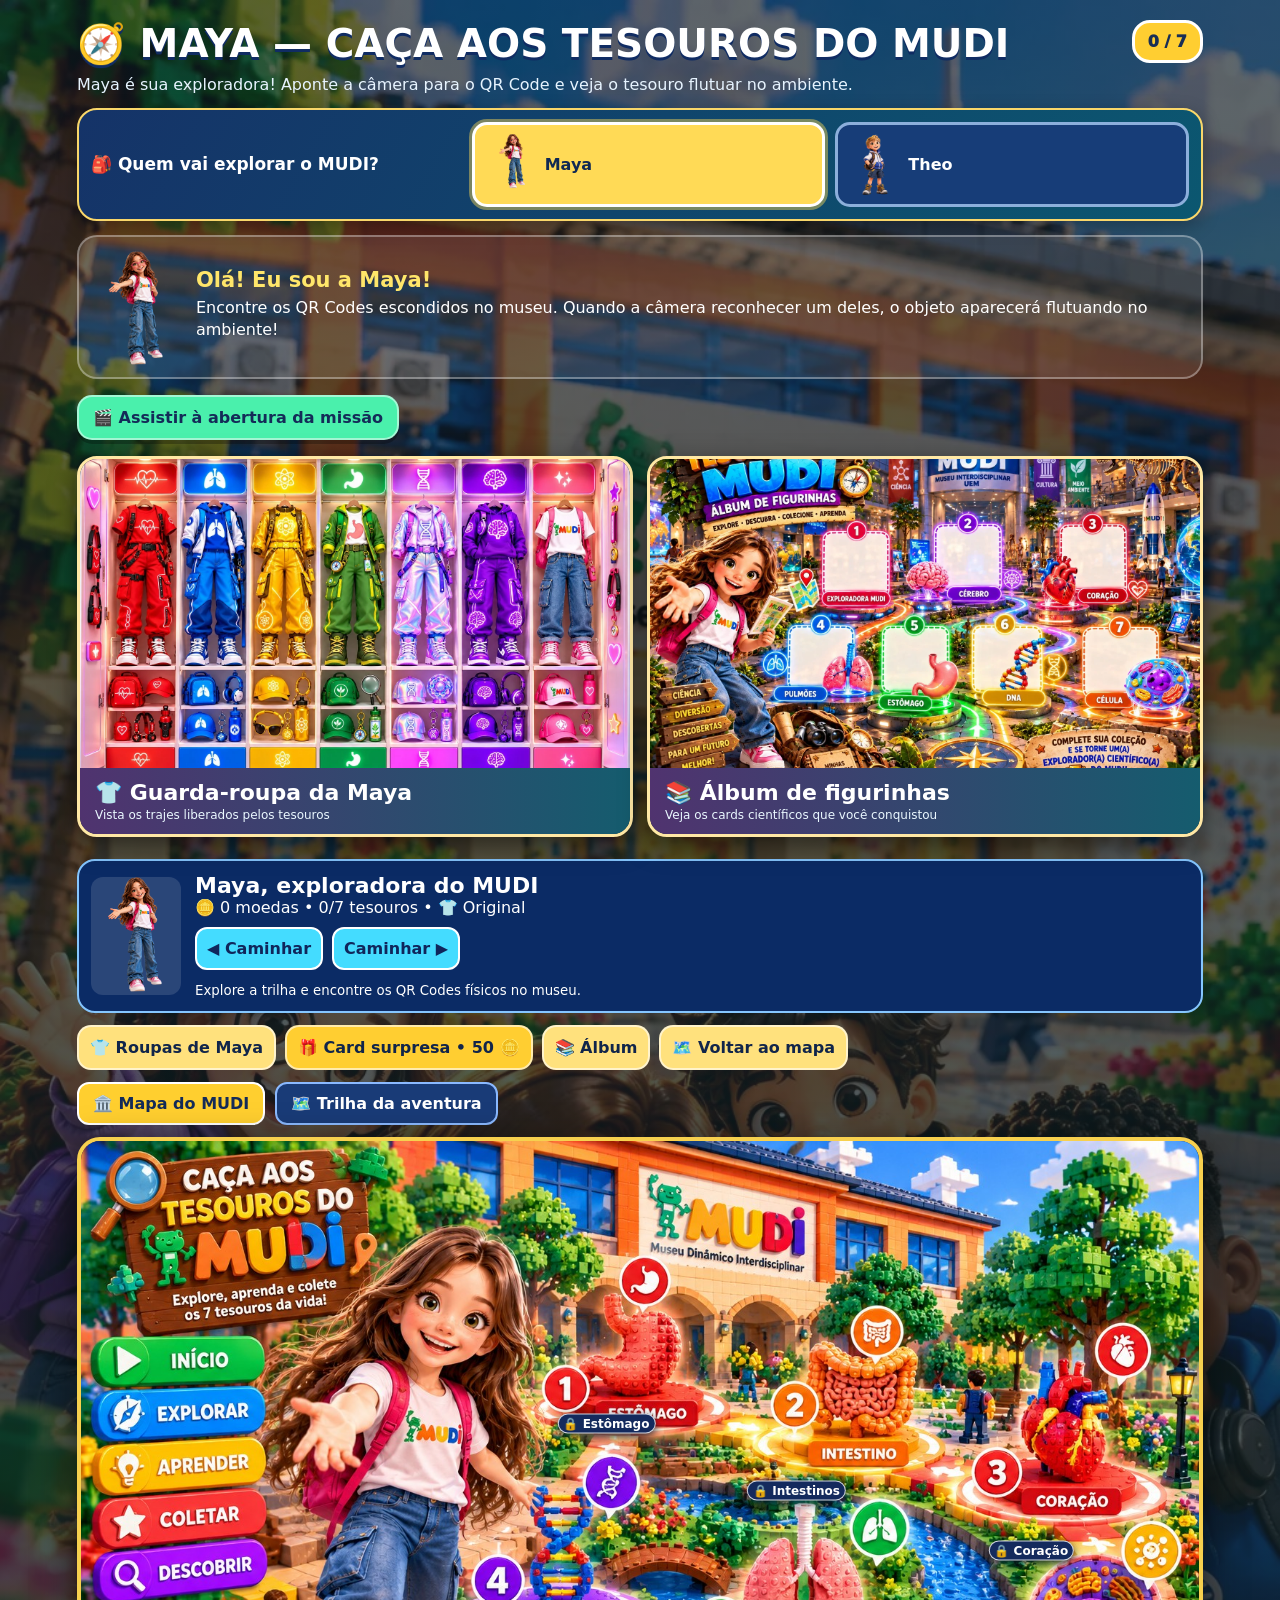
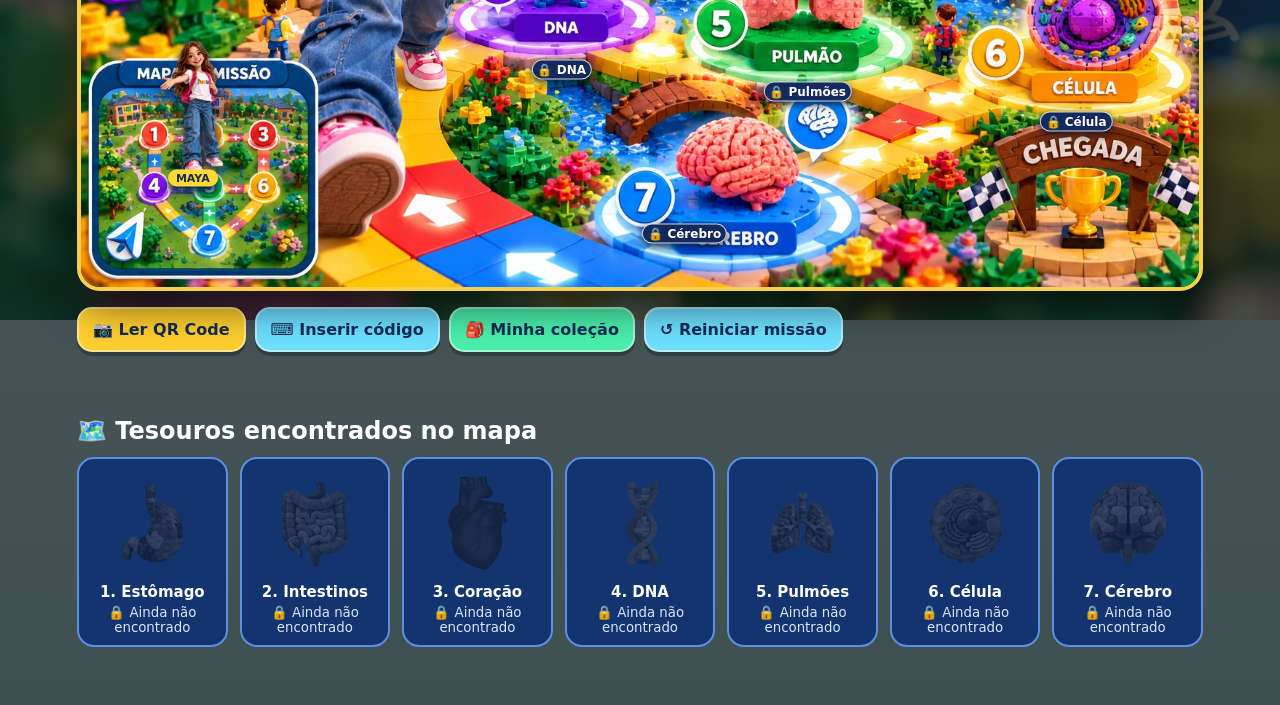
<file: index.html>
<!doctype html><html lang="pt-BR"><head><meta charset="utf-8"><meta name="viewport" content="width=device-width,initial-scale=1,viewport-fit=cover"><meta name="theme-color" content="#123879"><link rel="manifest" href="./manifest.json"><link rel="apple-touch-icon" sizes="180x180" href="./icons/apple-touch-icon.png"><link rel="icon" type="image/png" sizes="32x32" href="./icons/favicon-32.png"><meta name="apple-mobile-web-app-capable" content="yes"><meta name="apple-mobile-web-app-status-bar-style" content="default"><title>Caça aos Tesouros do MUDI</title><style>
*{box-sizing:border-box}body{margin:0;background:linear-gradient(180deg,#101d25aa,#102323cc),url("assets/fachada_fundo.webp") center top / cover fixed no-repeat;color:white;font:500 16px system-ui,Arial}button,input{font:inherit}button{cursor:pointer}button:focus-visible{outline:3px solid #ffde56;outline-offset:2px}.wrap{max-width:1150px;margin:auto;padding:12px 12px 45px}.top{display:flex;justify-content:space-between;gap:12px;align-items:center}h1{font-size:clamp(23px,4vw,39px);line-height:1.05;margin:12px 0 6px;text-shadow:0 3px #102c63}.subtitle{margin:4px 0 14px;color:#e7f4ff}.counter{background:#ffce31;color:#192e55;border:3px solid white;border-radius:18px;padding:9px 13px;font-weight:1000;white-space:nowrap}.hero{position:relative;border:4px solid #f7d04e;border-radius:23px;overflow:hidden;box-shadow:0 14px 40px #0009}.hero img{display:block;width:100%}.maptabs{display:flex;gap:10px;flex-wrap:wrap;margin:12px 0}.maptabs button{background:#193b77;color:white;border:2px solid #8ab9ff;border-radius:12px;padding:10px 14px;font-weight:800}.maptabs button.active{background:#ffcf2f;color:#142b58;border-color:white}.pin{position:absolute;transform:translate(-50%,-50%);width:clamp(29px,5vw,56px);height:clamp(29px,5vw,56px);border:3px solid white;border-radius:50%;background:#183887;color:white;font-weight:1000;box-shadow:0 3px 12px #000b;font-size:clamp(15px,2.4vw,23px)} .pin.found{background:transparent}
.pin{width:clamp(44px,8vw,105px);height:clamp(50px,9vw,115px);background:transparent!important;border:0;border-radius:12px;box-shadow:none;display:flex;flex-direction:column;align-items:center;justify-content:center;gap:0;filter:drop-shadow(0 3px 4px #06142bd9);padding:0}
.pin .pin-object{width:100%;height:76%;object-fit:contain;filter:grayscale(1) brightness(.23) drop-shadow(0 0 2px white);opacity:.87}
.pin.found .pin-object{filter:drop-shadow(0 0 7px #f9ef75);opacity:1}
.pin .pin-label{background:#102b67e8;border:1.5px solid #ffffffc9;color:white;border-radius:11px;padding:2px 5px;font-size:clamp(8px,1.3vw,12px);white-space:nowrap;font-weight:900}
.pin.found .pin-label{background:#06815b}
.hero{isolation:isolate}.hero #pins{position:absolute;inset:0}
.buttons{display:flex;flex-wrap:wrap;gap:9px;margin:16px 0}.btn{border:2px solid #ffffff80;border-radius:15px;background:#ffcf2f;color:#142b58;padding:11px 14px;font-weight:900;box-shadow:0 4px #0004}.blue{background:#6ee0ff}.green{background:#4af0ac}.cards{display:grid;grid-template-columns:repeat(auto-fit,minmax(140px,1fr));gap:12px}.card{background:#14346f;border:2px solid #5d8fe5;border-radius:17px;padding:10px;text-align:center;color:white;min-width:0}.card img{width:100%;height:110px;object-fit:contain;filter:drop-shadow(0 4px 6px #0006)}.card.locked img{filter:grayscale(1) brightness(.4);opacity:.5}.card strong{display:block;font-size:15px}.card small{display:block;margin-top:4px;color:#d8e7ff}.card.found{border-color:#30ef9b;background:#086451}h2{margin:24px 0 12px}.message{color:#ffe36e;font-weight:800;min-height:25px}.avatar{display:flex;gap:9px;align-items:center;flex-wrap:wrap;margin:12px 0}.avatar button{background:#1d4385;color:white;border:2px solid #8eb9ff;border-radius:12px;padding:8px 13px}.avatar button.active{background:#ffce31;color:#122955}.modal{border:0;border-radius:24px;max-width:min(95vw,550px);width:100%;max-height:92vh;overflow:auto;background:linear-gradient(#fff,#e4f1ff);color:#112953;padding:18px 20px;box-shadow:0 15px 65px #000a}.modal::backdrop{background:#020d28dc}.modal h2{margin:2px 0 8px}.view{height:min(44vh,340px);background:radial-gradient(circle,#dceeff,#a8c6f4);border-radius:18px;display:grid;place-items:center;overflow:hidden;touch-action:pan-y;user-select:none}.view img{width:100%;height:100%;object-fit:contain;pointer-events:none}.tip{font-size:13px;color:#385779;text-align:center}.question{font-weight:750;line-height:1.5}.modal input{padding:12px;border:2px solid #8caddb;border-radius:12px;width:100%;margin:9px 0}.modal video{width:100%;border-radius:14px}.close{float:right;border:0;background:#d9e7ff;border-radius:10px;padding:7px 11px;font-weight:900}.note{font-size:13px;color:#c5d6ef;line-height:1.5}#qrSection{display:none}#qrSection.open{display:block}#qrSection img{max-width:130px;background:white;border-radius:8px;padding:5px}#qrSection .qrgrid{display:grid;grid-template-columns:repeat(auto-fit,minmax(145px,1fr));gap:12px;text-align:center}#qrSection figure{margin:0;background:#ffffff1c;border-radius:15px;padding:10px}#qrSection figcaption{font-size:13px;margin-top:5px}
.float-stage{position:relative;height:min(56vh,460px);overflow:hidden;border-radius:18px;background:#152f60;touch-action:pan-y}.float-stage video{position:absolute;inset:0;width:100%;height:100%;object-fit:cover}.float-stage .floating{position:absolute;left:50%;top:46%;transform:translate(-50%,-50%);width:70%;height:65%;object-fit:contain;filter:drop-shadow(0 20px 18px #0009) drop-shadow(0 0 16px #9dfaff);animation:levitate 2.8s ease-in-out infinite;touch-action:none}.float-stage .hint{position:absolute;bottom:10px;left:8px;right:8px;background:#10244bdc;color:white;border-radius:12px;padding:9px;text-align:center;font-weight:800;font-size:13px}@keyframes levitate{0%,100%{transform:translate(-50%,-49%) rotate(-2deg)}50%{transform:translate(-50%,-54%) rotate(2deg)}}.float-stage .floating:active{animation-play-state:paused}.scan-video{width:100%;max-height:48vh;object-fit:cover;border-radius:16px;background:#07152f}.scan-guide{padding:8px;background:#e6f2ff;border-radius:10px;color:#1a3867}.map-pin-float{animation:maplevitate 3s ease-in-out infinite}@keyframes maplevitate{50%{transform:translateY(-7px)}}
 .maya-intro{display:flex;align-items:center;gap:16px;background:#ffffff18;border:2px solid #ffffff55;border-radius:20px;padding:10px;margin:12px 0}.maya-intro img{height:120px;width:95px;object-fit:cover;object-position:top;border-radius:12px}.maya-intro strong{font-size:21px;color:#ffe66a}.maya-intro p{margin:5px 0;line-height:1.35}.float-stage .floating{width:58%;height:57%}@media(max-width:500px){.maya-intro img{height:90px;width:70px}.maya-intro strong{font-size:17px}} .album-page{position:relative;width:100%;overflow:hidden;border-radius:12px}.album-page>img{width:100%;display:block}.album-slot{position:absolute;transform:translate(-50%,-50%);width:12.1%;height:18.3%;border:2px dashed #d84b91;border-radius:10px;background:#fff9;display:grid;place-items:center;padding:1px;cursor:pointer;overflow:hidden}.album-slot span{font-size:clamp(8px,1.4vw,13px);font-weight:900;color:#762257;text-shadow:0 1px white}.album-slot.pasted{border:3px solid #ffca34;background:white;box-shadow:0 2px 10px #0008;transform:translate(-50%,-50%) rotate(-2deg)}.album-slot img{width:100%;height:100%;object-fit:contain}.reward-dialog{width:min(96vw,900px)!important;max-width:900px!important} 
</style><style>
#finalOverlay{position:fixed;inset:0;z-index:99999;background:linear-gradient(135deg,#09173dee,#3c1164f2);display:none;align-items:center;justify-content:center;padding:12px;overflow:auto}
#finalOverlay.active{display:flex}#finalBox{position:relative;background:linear-gradient(155deg,#fff7d0,#fff,#e6eaff);border:5px solid #ffd53e;border-radius:25px;box-shadow:0 0 55px #ffd13d88;max-width:800px;width:100%;padding:18px;text-align:center;color:#18315d;max-height:95vh;overflow:auto}
#finalBox h2{font-size:clamp(22px,4vw,36px);margin:4px 0;color:#a52e92}#finalBox p{margin:8px 0}#finalBox video{width:100%;max-height:55vh;object-fit:contain;background:#090d21;border-radius:14px}#finalBox button{border:0;border-radius:14px;padding:12px 16px;margin:5px;background:#ffd83d;color:#1a2351;font-weight:900;cursor:pointer}#finalBox button:first-of-type{background:#45e2ad}#finalConfetti{position:fixed;inset:0;pointer-events:none;z-index:100000;width:100%;height:100%}
</style><style>
.visual-hub{display:grid;grid-template-columns:repeat(2,minmax(0,1fr));gap:14px;margin:16px 0 22px}
.visual-tile{border:3px solid #ffe8a5;background:#172b3a;border-radius:20px;overflow:hidden;color:white;box-shadow:0 8px 26px #0008;cursor:pointer;padding:0;text-align:left}
.visual-tile img{width:100%;aspect-ratio:16/9;object-fit:cover;display:block}
.visual-tile span{display:block;padding:12px 15px;font-weight:900;font-size:clamp(15px,2.4vw,22px);background:linear-gradient(90deg,#50336f,#155c6e)}
.visual-tile small{display:block;font-size:12px;font-weight:500;color:#eaf8ff;margin-top:3px}
.reward-dialog{background:#fff!important;color:#182c50!important}
.reward-dialog::backdrop{background:#001525db}
.reward-dialog .scene-header{width:100%;border-radius:14px;max-height:240px;object-fit:cover;margin:6px 0 12px}
@media(max-width:600px){.visual-hub{grid-template-columns:1fr}.visual-tile img{aspect-ratio:2/1}}
</style><script id='mudi-theo-test-storage'>
/* TESTE ISOLADO: o jogo original não pode ler/escrever estas chaves. */
window.mudiTestStorage={getItem(k){return window.localStorage.getItem('mudi-teste-theo-v1:'+k)},setItem(k,v){window.localStorage.setItem('mudi-teste-theo-v1:'+k,String(v))},removeItem(k){window.localStorage.removeItem('mudi-teste-theo-v1:'+k)},clear(){Object.keys(window.localStorage).filter(k=>k.startsWith('mudi-teste-theo-v1:')).forEach(k=>window.localStorage.removeItem(k))}};
</script>
<link rel="stylesheet" href="./theo.css">
</head><body><main class="wrap"><div class="top"><h1>🧭 MAYA — CAÇA AOS TESOUROS DO MUDI</h1><div class="counter" id="counter">0 / 7</div></div><p class="subtitle">Maya é sua única exploradora! Aponte a câmera para o QR Code e veja o tesouro flutuar no ambiente.</p><div class="maya-intro"><img src="assets/maya.png" alt="Maya, a exploradora do MUDI"><div><strong>Olá! Eu sou a Maya!</strong><p>Encontre os QR Codes escondidos no museu. Quando a câmera reconhecer um deles, o objeto aparecerá flutuando no ambiente!</p></div></div><div class="buttons"><button class="btn green" onclick="openIntro()">🎬 Assistir à abertura da missão</button></div><section class="visual-hub" aria-label="Álbum e guarda-roupa da Maya">
<button class="visual-tile" onclick="openWardrobe()"><img src="assets/guarda_roupa_cenario.webp" alt="Guarda-roupa colorido com os sete figurinos da Maya"><span>👕 Guarda-roupa da Maya<small>Vista os trajes liberados pelos tesouros</small></span></button>
<button class="visual-tile" onclick="openAlbum()"><img src="assets/album_cenario.webp" alt="Álbum de figurinhas com sete espaços para a coleção"><span>📚 Álbum de figurinhas<small>Veja os cards científicos que você conquistou</small></span></button>
</section><div class="maptabs"><button id="mapMuseum" onclick="setMap(0)">🏛️ Mapa do MUDI</button><button id="mapTrail" onclick="setMap(1)">🗺️ Trilha da aventura</button></div><div class="hero"><img id="mapImage" src="assets/mapa.png" alt="Mapa ilustrado do MUDI em blocos coloridos, com as sete estações de ciência"><div id="pins"></div></div><div class="buttons"><button class="btn" onclick="scan()">📷 Ler QR Code</button><button class="btn blue" onclick="openCode()">⌨️ Inserir código</button><button class="btn green" onclick="document.getElementById('collection').scrollIntoView({behavior:'smooth'})">🎒 Minha coleção</button><button class="btn blue" onclick="resetCollection()">↺ Reiniciar missão</button></div><div id="message" class="message" role="status"></div><h2 id="collection">🗺️ Tesouros encontrados no mapa</h2><div id="cards" class="cards"></div><p class="note"></p></main><dialog class="modal" id="introModal"><button class="close" onclick="closeIntro()">✕</button><h2>🎬 Bem-vindo ao MUDI!</h2><video id="introVideo" controls playsinline preload="metadata" poster="assets/video_capa.jpg"><source src="assets/abertura_mudi.mp4" type="video/mp4">Seu navegador não suporta vídeos MP4.</video><p>Explore os dois mapas, encontre os QR Codes e descubra os sete tesouros científicos!</p><button class="btn green" onclick="closeIntro()">🧭 Começar a aventura</button></dialog><dialog class="modal" id="modal"><button class="close" onclick="closeModal()">✕</button><h2 id="modalTitle">Descoberta</h2><div id="objectArea"></div><p id="detail" class="question"></p><div id="modalActions" class="buttons"></div><p id="error" role="status"></p></dialog><script>
function openIntro(){const d=document.getElementById("introModal");if(!d.open)d.showModal();}function closeIntro(){const v=document.getElementById("introVideo");v.pause();document.getElementById("introModal").close();}

const items=[
{name:'Estômago',folder:'estomago',frames:10,point:[47,32],fact:'O estômago mistura o alimento com o suco gástrico e inicia uma etapa importante da digestão.'},
{name:'Intestinos',folder:'intestino',frames:8,point:[64,41],fact:'O intestino delgado absorve grande parte dos nutrientes; o intestino grosso absorve água e forma as fezes.'},
{name:'Coração',folder:null,frames:0,point:[85,49],fact:'O coração é um músculo que bombeia sangue para o corpo por meio de contrações rítmicas.'},
{name:'DNA',folder:'dna',frames:8,point:[43,65],fact:'O DNA contém informações genéticas que orientam o funcionamento e o desenvolvimento dos seres vivos.'},
{name:'Pulmões',folder:'pulmoes',frames:8,point:[65,68],fact:'Nos pulmões, o oxigênio passa para o sangue e o dióxido de carbono é eliminado na respiração.'},
{name:'Célula',folder:'celula',frames:8,point:[89,72],fact:'A célula é a unidade estrutural e funcional básica dos seres vivos.'},
{name:'Cérebro',folder:'cerebro',frames:8,point:[54,87],fact:'O cérebro participa da memória, da percepção, da linguagem e do controle dos movimentos.'}
];
const codes=['QR_1_Estomago.png','QR_2_Intestino.png','QR_3_Coracao.png','QR_4_DNA.png','QR_5_Pulmões.png','QR_6_Celula.png','QR_7_Cerebro.png'];
let mapMode=Number(mudiTestStorage.getItem("mudi-map-mode")||0)===1?1:0;const trailPoints=[[35,36],[57,35],[84,38],[18,70],[65,78],[90,76],[50,90]];function setMap(n){mapMode=n;mudiTestStorage.setItem("mudi-map-mode",n);el("mapImage").src=n?"assets/mapa_trilha.png":"assets/mapa.png";el("mapMuseum").classList.toggle("active",!n);el("mapTrail").classList.toggle("active",!!n);render()}let found=[];try{found=JSON.parse(mudiTestStorage.getItem('mudi-tesouros-v2')||'[]')}catch(e){}let stream=null,scanActive=false,frame=0,active=0,dragX=null,scanTimer=null,scannedFromCamera=false;
const el=id=>document.getElementById(id);
function asset(i,k=0){const x=items[i];return x.folder?'assets/'+x.folder+'/'+String(k).padStart(2,'0')+'.webp':'assets/coracao.gif'}
function render(){el('counter').textContent=found.length+' / 7';el('pins').innerHTML=items.map((x,i)=>`<button aria-label="${x.name}: ${found.includes(i+1)?'coletado':'a descobrir'}" title="${x.name}" class="pin ${found.includes(i+1)?'found':''}" style="left:${(mapMode?trailPoints[i]:x.point)[0]}%;top:${(mapMode?trailPoints[i]:x.point)[1]}%" onclick="openTreasure(${i})"><img class="pin-object map-pin-float" src="${asset(i)}" alt=""><span class="pin-label">${found.includes(i+1)?'✓ ': '🔒 '}${x.name}</span></button>`).join('');el('cards').innerHTML=items.map((x,i)=>`<button class="card ${found.includes(i+1)?'found':'locked'}" onclick="openTreasure(${i})"><img loading="lazy" src="${asset(i)}" alt="${x.name}"><strong>${i+1}. ${x.name}</strong><small>${found.includes(i+1)?'✓ Coletado — explorar':'🔒 Ainda não encontrado'}</small></button>`).join('');if(found.length===7)el('message').textContent='🏆 Missão completa! Você descobriu os sete tesouros do MUDI!'}
function openTreasure(i,unlocked=false){stopCamera();active=i;frame=0;dragX=null;const x=items[i];el('modalTitle').textContent=(unlocked?'✨ Tesouro encontrado: ':found.includes(i+1)?'🎒 Sua coleção: ':'🔎 Estação '+(i+1)+': ')+x.name;const show=unlocked||found.includes(i+1);el('objectArea').innerHTML=show?`<div class="view" id="view"><img id="rotating" src="${asset(i)}" alt="Objeto ${x.name} em rotação"></div><p class="tip">${x.frames?'👆 Arraste o dedo sobre o objeto para girá-lo • use as setas para mudar o ângulo':'❤️ Animação do coração'}</p>`:`<div class="view"><div style="font-size:75px">🔒</div></div>`;el('detail').textContent=show?x.fact:'Encontre o QR Code desta estação para revelar o tesouro e aprender sobre ele.';el('modalActions').innerHTML=show?`${x.frames?'<button class="btn blue" onclick="turn(-1)">◀ Girar</button><button class="btn blue" onclick="turn(1)">Girar ▶</button>':''}${unlocked&&!found.includes(i+1)?'<button class="btn green" onclick="showQuiz()">⭐ Adicionar ao mapa</button>':'<button class="btn green" onclick="closeModal()">✓ Continuar explorando</button>'}`:`<button class="btn" onclick="openCode()">⌨️ Inserir código</button><button class="btn blue" onclick="scan()">📷 Ler QR</button>`;el('error').textContent='';if(!el('modal').open)el('modal').showModal();if(show&&x.frames){let v=el('view');v.addEventListener('pointerdown',e=>{dragX=e.clientX;v.setPointerCapture(e.pointerId)});v.addEventListener('pointermove',e=>{if(dragX===null)return;let delta=e.clientX-dragX;if(Math.abs(delta)>16){turn(delta>0?-1:1);dragX=e.clientX}});v.addEventListener('pointerup',()=>dragX=null);v.addEventListener('pointercancel',()=>dragX=null)}}
function turn(dir){let x=items[active];if(!x.frames)return;frame=(frame+dir+x.frames)%x.frames;let im=el('rotating');if(im)im.src=asset(active,frame)}function collect(){let id=active+1;const wasNew=!found.includes(id);if(!found.includes(id)){found.push(id);found.sort((a,b)=>a-b);mudiTestStorage.setItem('mudi-tesouros-v2',JSON.stringify(found))}closeModal();render();el('message').textContent='⭐ '+items[active].name+' foi adicionado ao seu mapa!';maybeFinal(wasNew)}
function resetCollection(){if(!confirm('Apagar os tesouros encontrados neste aparelho e começar do zero?'))return;found=[];finalAlreadyShown=false;mudiTestStorage.setItem('mudi-tesouros-v2','[]');render();el('message').textContent='Missão reiniciada: todos os tesouros estão bloqueados.'}
function closeModal(){stopCamera();el('modal').close()}
function stopCamera(){scanActive=false;if(scanTimer){clearTimeout(scanTimer);scanTimer=null}if(stream){stream.getTracks().forEach(t=>t.stop());stream=null}}
function openCode(){stopCamera();el('modalTitle').textContent='🔎 Desbloquear tesouro';el('objectArea').innerHTML='<label for="code">Digite o código impresso na estação:</label><input id="code" placeholder="MUDI-TESOURO-01" autocomplete="off">';el('detail').textContent='O código correto libera um tesouro. Nenhuma estação começa desbloqueada.';el('modalActions').innerHTML='<button class="btn green" onclick="redeem()">✨ Descobrir</button><button class="btn blue" onclick="scan()">📷 Usar câmera</button>';el('error').textContent='';if(!el('modal').open)el('modal').showModal()}
function redeem(raw){const s=String(raw||el('code')?.value||'').trim().toUpperCase();const m=s.match(/MUDI-TESOURO-0?([1-7])(?:\b|$)/)||s.match(/[?&]TESOURO=([1-7])(?:&|$)/);if(!m){el('error').textContent='Código não reconhecido. Confira o QR Code da estação.';return}const i=Number(m[1])-1;if(scannedFromCamera){showFloating(i)}else{openTreasure(i,true)}}
function showFloating(i){scanActive=false;active=i;frame=0;scannedFromCamera=false;el('modalTitle').textContent='✨ '+items[i].name+' encontrado no ambiente!';const src=asset(i);const camera=el('cameraLive');if(camera)camera.remove();el('objectArea').innerHTML=`<div class="float-stage" id="floatStage"><video id="arVideo" autoplay muted playsinline></video><img class="floating" id="floatingObject" src="${src}" alt="${items[i].name} flutuando sobre a câmera"><div class="hint">✨ Tesouro no ambiente! Arraste para girar • Depois responda à pergunta</div></div>`;const v=el('arVideo');if(stream){v.srcObject=stream;v.play().catch(()=>{})}el('detail').textContent=items[i].fact;el('modalActions').innerHTML='<button class="btn green" onclick="showQuiz()">⭐ Coletar e colocar no mapa</button><button class="btn blue" onclick="stopCamera();openTreasure(active,true)">🔄 Ver objeto sem câmera</button>';el('error').textContent='';let last=null;const obj=el('floatingObject');obj.addEventListener('pointerdown',e=>{last=e.clientX;obj.setPointerCapture(e.pointerId)});obj.addEventListener('pointermove',e=>{if(last===null||!items[active].frames)return;let d=e.clientX-last;if(Math.abs(d)>18){frame=(frame+(d>0?1:-1)+items[active].frames)%items[active].frames;obj.src=asset(active,frame);last=e.clientX}});obj.addEventListener('pointerup',()=>last=null);obj.addEventListener('pointercancel',()=>last=null)}
async function loadJsQR(){
 if(window.jsQR)return true;
 const sources=['./jsQR.js','https://unpkg.com/jsqr@1.4.0/dist/jsQR.js','https://cdn.jsdelivr.net/npm/jsqr@1.4.0/dist/jsQR.js','https://cdnjs.cloudflare.com/ajax/libs/jsQR/1.4.0/jsQR.min.js'];
 for(const src of sources){const ok=await new Promise(resolve=>{const script=document.createElement('script');script.src=src;script.onload=()=>resolve(!!window.jsQR);script.onerror=()=>resolve(false);document.head.appendChild(script)});if(ok)return true}return false;
}
async function scan(){stopCamera();scannedFromCamera=false;el('modalTitle').textContent='📷 Aponte para o QR Code';el('objectArea').innerHTML='<video class="scan-video" id="cameraLive" autoplay muted playsinline></video><p class="scan-guide">Centralize o QR Code impresso na imagem e aguarde a leitura.</p>';el('detail').textContent='Após a leitura, o objeto aparecerá flutuando sobre o ambiente captado pela câmera.';el('modalActions').innerHTML='<button class="btn blue" onclick="openCode()">⌨️ Digitar código</button>';el('error').textContent='';if(!el('modal').open)el('modal').showModal();if(!window.isSecureContext||!navigator.mediaDevices?.getUserMedia){el('error').textContent='A câmera precisa de HTTPS (GitHub Pages) ou localhost. Abra a versão publicada, não o arquivo local.';return}
let detector=null;if('BarcodeDetector'in window){try{detector=new BarcodeDetector({formats:['qr_code']})}catch(e){}}
if(!detector){el('error').textContent='Preparando leitor QR alternativo…';const loaded=await loadJsQR();if(!loaded){el('error').textContent='O navegador não possui leitor QR nativo e não conseguiu carregar o leitor alternativo. Verifique a conexão ou use Chrome atualizado.';return}el('error').textContent='Leitor pronto. Aponte para o QR Code.'}else{el('error').textContent='Leitor nativo pronto. Aponte para o QR Code.'}
try{stream=await navigator.mediaDevices.getUserMedia({audio:false,video:{facingMode:{ideal:'environment'},width:{ideal:1280},height:{ideal:720}}});const video=el('cameraLive');if(!video){stopCamera();return}video.srcObject=stream;await video.play();scanActive=true;const canvas=document.createElement('canvas'),ctx=canvas.getContext('2d',{willReadFrequently:true});async function loop(){if(!scanActive)return;try{let value=null;if(detector){const r=await detector.detect(video);if(r.length)value=r[0].rawValue}else if(video.readyState>=2){const w=640,h=Math.max(240,Math.round(w*video.videoHeight/video.videoWidth));canvas.width=w;canvas.height=h;ctx.drawImage(video,0,0,w,h);const data=ctx.getImageData(0,0,w,h);const result=window.jsQR(data.data,w,h,{inversionAttempts:'attemptBoth'});if(result)value=result.data}if(value){if(/MUDI-TESOURO-0?[1-7]/i.test(value)||/[?&]TESOURO=[1-7]/i.test(value)){scanActive=false;scannedFromCamera=true;redeem(value);return}else{el('error').textContent='QR reconhecido, mas não pertence ao jogo MUDI.'}}}catch(e){}if(scanActive)scanTimer=setTimeout(loop,180)}loop()}catch(e){stopCamera();el('error').textContent='Não foi possível acessar a câmera. Verifique a permissão do navegador, o HTTPS e se outra aplicação está usando a câmera.'}}
setMap(mapMode);if('serviceWorker'in navigator&&location.protocol.startsWith('http'))navigator.serviceWorker.register('./sw.js').catch(()=>{});
</script>
<style>
.gamebar{display:flex;gap:9px;flex-wrap:wrap;margin:12px 0}.gamebar button{border:2px solid #ffffff99;border-radius:14px;background:#ffe17d;color:#11254a;padding:11px;font-weight:900}.maya-hud{display:flex;align-items:center;gap:14px;background:#0b2b65;border:2px solid #85c6ff;border-radius:18px;padding:12px;margin:12px 0}.maya-hud img{height:118px;width:90px;object-fit:contain;border-radius:12px;background:#ffffff20}.reward-grid{display:grid;grid-template-columns:repeat(auto-fit,minmax(100px,1fr));gap:10px}.reward-grid button{border:2px solid #81aaff;background:#143970;border-radius:12px;color:white;padding:8px}.reward-grid button[disabled]{opacity:.48}.reward-grid img{width:100%;height:150px;object-fit:contain}.reward-grid small{display:block}.reward-dialog{border:0;border-radius:22px;max-width:750px;width:95vw;max-height:88vh;overflow:auto;background:linear-gradient(#132c61,#07142d);color:white;padding:18px}.reward-dialog::backdrop{background:#000c}.reward-dialog .close{float:right}.surprise{margin:10px auto;padding:24px;border-radius:20px;max-width:310px;background:linear-gradient(135deg,#7925da,#e849aa);text-align:center;font-size:54px;box-shadow:0 0 22px #e7a7ff}.question-choice{display:block;width:100%;padding:13px;margin:9px 0;background:#e8f2ff;border:2px solid #8cb5e8;border-radius:12px;color:#17305a;text-align:left;font-weight:800}.question-choice:hover{background:#c8f9de}.feedback{font-weight:850;min-height:28px;color:#176041}.gamebar .gold{background:#ffce31}.walk{display:flex;gap:9px;align-items:center;margin:10px 0}.walk button{border-radius:12px;background:#44dcff;color:#10265b;border:2px solid white;padding:10px;font-weight:900}.walk small{color:#dcecff}.pin:not(.found) .pin-object{visibility:hidden}.pin:not(.found) .pin-label{background:#142a5d}#qrSection{display:none!important}
</style>
<script>
const costumeList=[['Original','original'],['Molécula','laboratorio'],['Cérebro','roxa'],['Coração','vermelha'],['Pulmões','azul'],['Estômago','verde'],['DNA','dna'],['Célula','dourada']];
const cardList=[['Exploradora MUDI','original'],['Neuroexploradora','cerebro'],['Guardiã da Vida','coracao'],['Exploradora da Respiração','pulmoes'],['Pesquisadora da Digestão','estomago'],['Guardiã do Código da Vida','dna'],['Mestre da Ciência','celula']];
const quizzes=[
 {q:'Qual é a principal função do estômago?',a:['Produzir glóbulos vermelhos','Misturar alimentos com o suco gástrico','Bombear sangue'],c:1},
 {q:'Qual estrutura absorve grande parte dos nutrientes?',a:['Intestino delgado','Traqueia','Coração'],c:0},
 {q:'O que o coração faz?',a:['Produz a bile','Filtra o ar','Bombeia o sangue'],c:2},
 {q:'Qual é uma função do DNA?',a:['Armazenar informações genéticas','Fazer o sangue circular','Produzir ar'],c:0},
 {q:'Nos pulmões, o que passa do ar para o sangue?',a:['Gás carbônico','Oxigênio','Alimentos'],c:1},
 {q:'A célula é considerada:',a:['Um tipo de osso','A unidade básica dos seres vivos','Um órgão do sistema nervoso'],c:1},
 {q:'Qual função está relacionada ao cérebro?',a:['Produzir suco gástrico','Bombear sangue','Participar da memória e do controle de movimentos'],c:2}
];
let coins=Number(mudiTestStorage.getItem('maya-coins')||0),ownedCards=JSON.parse(mudiTestStorage.getItem('maya-cards')||'[]'),outfit=Number(mudiTestStorage.getItem('maya-outfit')||0),walkPos=Number(mudiTestStorage.getItem('maya-walk')||0);
const saved=()=>{mudiTestStorage.setItem('maya-coins',coins);mudiTestStorage.setItem('maya-cards',JSON.stringify(ownedCards));mudiTestStorage.setItem('maya-outfit',outfit);mudiTestStorage.setItem('maya-walk',walkPos)};
const root=document.querySelector('main.wrap');const hud=document.createElement('div');hud.className='maya-hud';hud.innerHTML='<img id="mayaPortrait" src="assets/roupas/original.webp" alt="Maya"><div><strong style="font-size:22px">Maya, exploradora do MUDI</strong><div id="mayaStatus">🪙 0 moedas • 0/7 tesouros</div><div class="walk"><button onclick="moveMaya(-1)">◀ Caminhar</button><button onclick="moveMaya(1)">Caminhar ▶</button></div><small>Explore a trilha e encontre os QR Codes físicos no museu.</small></div>';
root.insertBefore(hud,document.querySelector('.maptabs'));
const bar=document.createElement('div');bar.className='gamebar';bar.innerHTML='<button onclick="openWardrobe()">👕 Roupas de Maya</button><button class="gold" onclick="buyCard()">🎁 Card surpresa • 50 🪙</button><button onclick="openAlbum()">📚 Álbum</button><button onclick="setMap(0)">🗺️ Voltar ao mapa</button>';document.querySelector('.maptabs').before(bar);
const rewards=document.createElement('dialog');rewards.className='reward-dialog';rewards.id='rewardDialog';rewards.innerHTML='<button class="close" onclick="rewards.close()">✕</button><h2 id="rewardTitle"></h2><div id="rewardBody"></div>';document.body.appendChild(rewards);
function rewardShow(title,content){document.getElementById('rewardTitle').textContent=title;document.getElementById('rewardBody').innerHTML=content;rewards.showModal()}
function costumeFor(i){return [5,1,3,6,4,7,2][i]}
function refreshHud(){document.getElementById('mayaPortrait').src='assets/roupas/'+costumeList[outfit][1]+'.webp';document.getElementById('mayaStatus').textContent='🪙 '+coins+' moedas • '+found.length+'/7 tesouros • 👕 '+costumeList[outfit][0];}
function moveMaya(dir){walkPos=Math.min(7,Math.max(0,walkPos+dir));saved();const next=walkPos===0?'Entrada do MUDI':walkPos===7?'Chegada da missão':'Estação '+walkPos+' — '+items[walkPos-1].name;el('message').textContent='🚶 Maya chegou a: '+next+'. Procure o QR Code físico para revelar o tesouro.';refreshHud();}
function openWardrobe(){rewardShow('👕 Guarda-roupa de Maya','<img class="scene-header" src="assets/guarda_roupa_cenario.webp" alt="Guarda-roupa"><p>As roupas são desbloqueadas ao acertar cada desafio.</p><div class="reward-grid">'+costumeList.map((x,i)=>{const ok=i===0||found.some(id=>costumeFor(id-1)===i);return '<button '+(ok?'':'disabled')+' onclick="wear('+i+')"><img src="assets/roupas/'+x[1]+'.webp"><small>'+(ok?'✓ ':'🔒 ')+x[0]+'</small></button>'}).join('')+'</div>')}
function wear(i){outfit=i;saved();refreshHud();document.getElementById('rewardDialog').close();el('message').textContent='✨ Maya vestiu: '+costumeList[i][0]}
// Cada figurinha é colada fisicamente na página ilustrada e permanece salva.
let pastedCards=JSON.parse(mudiTestStorage.getItem('maya-pasted-cards')||'[]');
function pasteCard(i){
 if(!ownedCards.includes(i))return;
 if(!pastedCards.includes(i)){pastedCards.push(i);mudiTestStorage.setItem('maya-pasted-cards',JSON.stringify(pastedCards));}
 openAlbum();
}
function openAlbum(){
 const slots=[[37.5,35.5],[57.7,34.0],[80.5,34.0],[30.8,62.5],[48.3,62.5],[65.2,62.5],[85.7,62.5]];
 const page='<div class="album-page"><img src="assets/album_cenario.webp" alt="Álbum de figurinhas do MUDI">'+slots.map(([x,y],i)=>'<button class="album-slot '+(pastedCards.includes(i)?'pasted':'')+'" style="left:'+x+'%;top:'+y+'%" onclick="'+(ownedCards.includes(i)?'pasteCard('+i+')':'void(0)')+'" aria-label="Espaço '+(i+1)+': '+cardList[i][0]+'">'+(pastedCards.includes(i)?'<img src="assets/premios/'+cardList[i][1]+'.webp" alt="'+cardList[i][0]+'">':ownedCards.includes(i)?'<span>＋ Colar card '+(i+1)+'</span>':'<span>🔒 '+(i+1)+'</span>')+'</button>').join('')+'</div>';
 const tray='<p>Figurinhas coladas: '+pastedCards.length+'/7 · Adquiridas: '+ownedCards.length+'/7. Toque em uma figurinha disponível para colá-la no álbum.</p><div class="reward-grid">'+cardList.map((x,i)=>'<button '+(ownedCards.includes(i)?'onclick="pasteCard('+i+')"':'disabled')+'><img src="assets/premios/'+x[1]+'.webp" style="'+(ownedCards.includes(i)?'':'filter:grayscale(1) brightness(.25)')+'"><small>'+(pastedCards.includes(i)?'✓ Colada':ownedCards.includes(i)?'＋ Colar no álbum':'🔒 Bloqueada')+' — '+x[0]+'</small></button>').join('')+'</div>';
 rewardShow('📚 Álbum de figurinhas',page+tray);
}
function showCard(i){if(!ownedCards.includes(i))return;rewardShow('🌟 '+cardList[i][0],'<img style="display:block;max-height:55vh;max-width:100%;margin:auto" src="assets/premios/'+cardList[i][1]+'.webp"><button class="btn green" onclick="pasteCard('+i+')">📌 Colar no álbum</button>')}
function buyCard(){if(coins<50){rewardShow('🪙 Moedas insuficientes','<p>Você precisa de 50 moedas para comprar um card surpresa. Acertar uma pergunta rende 100 moedas.</p>');return}coins-=50;const missing=cardList.map((_,i)=>i).filter(i=>!ownedCards.includes(i));if(!missing.length){coins+=50;saved();rewardShow('🏆 Álbum completo!','Você já conquistou todos os sete cards!');return}const picked=missing[Math.floor(Math.random()*missing.length)];ownedCards.push(picked);saved();refreshHud();rewardShow('🎁 Card surpresa adquirido!','<div class="surprise">🎁 ✨</div><p style="text-align:center">O envelope está fechado. Toque para descobrir!</p><button class="btn green" style="display:block;margin:auto" onclick="showCard('+picked+')">✨ Revelar card</button>')}
const oldRender=render;render=function(){oldRender();refreshHud();};
// Avoid revealing the correct answer before a QR scan. A map tap only shows the mission.
const oldOpen=openTreasure;openTreasure=function(i,unlocked=false){if(unlocked||found.includes(i+1)){oldOpen(i,unlocked);if(unlocked&&!found.includes(i+1))setTimeout(showQuiz,50);return}active=i;el('modalTitle').textContent='🔒 Estação '+(i+1)+' — descubra o QR Code';el('objectArea').innerHTML='<div class="view" style="font-size:70px">❔</div>';el('detail').textContent='Maya ainda não descobriu este tesouro. Procure o QR Code no MUDI e aponte a câmera para ele.';el('modalActions').innerHTML='<button class="btn" onclick="scan()">📷 Abrir câmera</button><button class="btn blue" onclick="openCode()">⌨️ Digitar código</button>';if(!el('modal').open)el('modal').showModal()};
const oldFloat=showFloating;showFloating=function(i){oldFloat(i);el('detail').textContent='Mova o dedo sobre o objeto para girar. Depois, responda ao desafio para conquistá-lo.';el('modalActions').innerHTML='<button class="btn green" onclick="showQuiz()">🧠 Responder ao desafio</button><button class="btn blue" onclick="stopCamera();openTreasure(active,true)">Ver sem câmera</button>'};
function showQuiz(){const q=quizzes[active];el('modalTitle').textContent='🧠 Desafio científico — '+items[active].name;el('detail').textContent=q.q;el('modalActions').innerHTML=q.a.map((a,i)=>'<button class="question-choice" onclick="answerQuiz('+i+')">'+String.fromCharCode(65+i)+'. '+a+'</button>').join('');el('error').textContent='Responda para conquistar o objeto e liberar a roupa.'}
function answerQuiz(i){if(i!==quizzes[active].c){el('error').textContent='Ainda não! Tente outra resposta. Você consegue!';return}const id=active+1;const wasNew=!found.includes(id);if(!found.includes(id)){found.push(id);found.sort((a,b)=>a-b);coins+=100;mudiTestStorage.setItem('mudi-tesouros-v2',JSON.stringify(found))}outfit=costumeFor(active);saved();closeModal();render();el('message').textContent='🎉 Resposta correta! +100 moedas! Maya desbloqueou o traje '+costumeList[outfit][0]+'.';rewardShow('🏆 Tesouro conquistado!','<p>Você encontrou <b>'+items[active].name+'</b>! +100 🪙 e novo figurino de Maya.</p><img style="height:230px;display:block;margin:auto;max-width:90%" src="assets/roupas/'+costumeList[outfit][1]+'.webp"><div class="gamebar"><button onclick="rewards.close();buyCard()">🎁 Comprar card surpresa (50 🪙)</button><button onclick="rewards.close()">Continuar aventura</button></div>');maybeFinal(wasNew)}
// Reuse previous collection only if the quiz system was already used, avoiding free rewards for old prototype progress.
if(!mudiTestStorage.getItem('maya-integrated-v1')){found=[];mudiTestStorage.setItem('mudi-tesouros-v2','[]');mudiTestStorage.setItem('maya-integrated-v1','1')}
resetCollection=function(){if(!confirm('Reiniciar missão, moedas, figurinos e cards neste aparelho?'))return;found=[];coins=0;ownedCards=[];pastedCards=[];mudiTestStorage.removeItem('maya-pasted-cards');outfit=0;walkPos=0;saved();mudiTestStorage.setItem('mudi-tesouros-v2','[]');render();el('message').textContent='Missão reiniciada.'};
render();
</script>

<style>
#mayaWalker{position:absolute;z-index:12;left:10%;top:84%;width:clamp(45px,8vw,92px);height:clamp(75px,14vw,155px);transform:translate(-50%,-88%);pointer-events:none;transition:left .8s ease-in-out,top .8s ease-in-out;filter:drop-shadow(0 6px 5px #001c47)}
#mayaWalker img{width:100%;height:100%;object-fit:contain;object-position:bottom}
#mayaWalker.walking img{animation:mayaSteps .24s ease-in-out infinite alternate}
#mayaWalker .mayaTag{position:absolute;bottom:-8px;left:50%;transform:translateX(-50%);border-radius:12px;background:#ffda35;color:#162a55;font-weight:900;font-size:11px;padding:2px 8px}
@keyframes mayaSteps{to{transform:translateY(-7px) rotate(2deg)}}
.walk button{touch-action:manipulation}
</style>
<script>
(function(){
const hero=document.querySelector('.hero');
const walker=document.createElement('div');
walker.id='mayaWalker';
walker.innerHTML='<img src="assets/roupas/original.webp" alt="Maya caminhando"><span class="mayaTag">MAYA</span>';
hero.appendChild(walker);
const paths=[
 [[10,83],[36,49],[59,47],[82,46],[40,70],[64,75],[87,76],[55,89]],
 [[8,80],[35,36],[57,35],[84,38],[18,70],[65,78],[90,76],[50,90]]
];
function drawWalker(){
 const pt=paths[typeof mapMode==='number'?mapMode:0][Math.min(7,Math.max(0,walkPos))];
 walker.style.left=pt[0]+'%';walker.style.top=pt[1]+'%';
 const image=walker.querySelector('img');
 image.src='assets/roupas/'+costumeList[outfit][1]+'.webp';
}
let walkingTimeout;
window.moveMaya=function(dir){
 const old=walkPos;
 walkPos=Math.max(0,Math.min(7,walkPos+dir));
 saved();drawWalker();
 walker.classList.add('walking');
 clearTimeout(walkingTimeout);
 walkingTimeout=setTimeout(()=>walker.classList.remove('walking'),850);
 const destination=walkPos===0?'Entrada do MUDI':walkPos===7?'Chegada da missão':'Estação '+walkPos+' — '+items[walkPos-1].name;
 el('message').textContent=old===walkPos?'Maya chegou ao limite da trilha.':'🚶 Maya está caminhando para: '+destination+'. Procure o QR Code físico.';
 refreshHud();
};
const previousMap=window.setMap;
window.setMap=function(n){previousMap(n);drawWalker()};
const previousHud=window.refreshHud;
window.refreshHud=function(){previousHud();drawWalker()};
document.addEventListener('keydown',function(e){
 if(document.querySelector('dialog[open]')||['INPUT','TEXTAREA'].includes(document.activeElement?.tagName))return;
 if(e.key==='ArrowRight'){e.preventDefault();moveMaya(1)}
 if(e.key==='ArrowLeft'){e.preventDefault();moveMaya(-1)}
});
drawWalker();
})();
</script>
<div id="finalOverlay" role="dialog" aria-modal="true" aria-labelledby="finalTitle"><div id="finalBox"><h2 id="finalTitle">🏆 PARABÉNS, EXPLORADORA!</h2><p>Você e Maya encontraram os 7 tesouros do MUDI! 🎊</p><video id="finalVideo" controls playsinline preload="metadata"><source src="assets/final_7_tesouros.mp4" type="video/mp4"></video><div><button onclick="replayFinal()">▶️ Rever vídeo e comemorar</button><button onclick="document.getElementById('finalVideo').requestFullscreen?.()">⛶ Tela cheia</button><button onclick="closeFinal()">🗺️ Voltar ao mapa</button></div></div></div><canvas id="finalConfetti"></canvas><script>
let finalAlreadyShown=false, confettiAnimation=0, confettiPieces=[];
function playCongratulations(){try{const AC=window.AudioContext||window.webkitAudioContext;if(!AC)return;const a=new AC();a.resume();const notes=[523.25,523.25,587.33,523.25,698.46,659.25,523.25,523.25,587.33,523.25,783.99,698.46,523.25,523.25,1046.5,880,698.46,659.25,587.33,932.33,932.33,880,698.46,783.99,698.46];const dur=[.22,.22,.43,.43,.43,.75,.22,.22,.43,.43,.43,.75,.22,.22,.43,.43,.43,.43,.85,.22,.22,.43,.43,.43,.85];let t=a.currentTime+.05;notes.forEach((n,i)=>{const osc=a.createOscillator(),gain=a.createGain();osc.type='sine';osc.frequency.value=n;osc.connect(gain);gain.connect(a.destination);gain.gain.setValueAtTime(.0001,t);gain.gain.exponentialRampToValueAtTime(.10,t+.025);gain.gain.exponentialRampToValueAtTime(.0001,t+dur[i]*.85);osc.start(t);osc.stop(t+dur[i]);t+=dur[i]});setTimeout(()=>a.close().catch(()=>{}),Math.ceil((t-a.currentTime+1)*1000))}catch(e){}}
function burstConfetti(){const c=document.getElementById('finalConfetti'),ctx=c.getContext('2d');cancelAnimationFrame(confettiAnimation);c.width=innerWidth*devicePixelRatio;c.height=innerHeight*devicePixelRatio;ctx.setTransform(devicePixelRatio,0,0,devicePixelRatio,0,0);const colors=['#ffce22','#ff4787','#36e8a5','#31b6ff','#b675ff','#ff7632'];confettiPieces=Array.from({length:180},()=>({x:Math.random()*innerWidth,y:-Math.random()*innerHeight,v:1.5+Math.random()*4,dx:Math.random()*3-1.5,r:3+Math.random()*5,spin:Math.random()*6.28,color:colors[Math.floor(Math.random()*colors.length)]}));let start=performance.now();function frame(now){ctx.clearRect(0,0,innerWidth,innerHeight);confettiPieces.forEach(p=>{p.y+=p.v;p.x+=p.dx+Math.sin(p.y/35+p.spin)*.7;if(p.y>innerHeight+10)p.y=-10;ctx.fillStyle=p.color;ctx.save();ctx.translate(p.x,p.y);ctx.rotate(p.y/40+p.spin);ctx.fillRect(-p.r/2,-p.r/2,p.r,p.r*1.5);ctx.restore()});if(now-start<11000)confettiAnimation=requestAnimationFrame(frame);else ctx.clearRect(0,0,innerWidth,innerHeight)}confettiAnimation=requestAnimationFrame(frame)}
function showFinal(){if(finalAlreadyShown)return;finalAlreadyShown=true;try{if(typeof rewards!=='undefined'&&rewards?.open)rewards.close()}catch(e){}document.getElementById('finalOverlay').classList.add('active');burstConfetti();playCongratulations();const v=document.getElementById('finalVideo');v.currentTime=0;v.play().catch(()=>{ /* A reprodução permanece disponível no botão. */ })}
function replayFinal(){burstConfetti();playCongratulations();const v=document.getElementById('finalVideo');v.currentTime=0;v.play().catch(()=>{})}
function closeFinal(){const v=document.getElementById('finalVideo');v.pause();document.getElementById('finalOverlay').classList.remove('active');cancelAnimationFrame(confettiAnimation);const c=document.getElementById('finalConfetti');c.getContext('2d').clearRect(0,0,c.width,c.height)}
function maybeFinal(wasNew){if(wasNew&&found.length===7){setTimeout(showFinal,180)}}
</script><script src="./theo.js"></script>
</body></html>
</file>
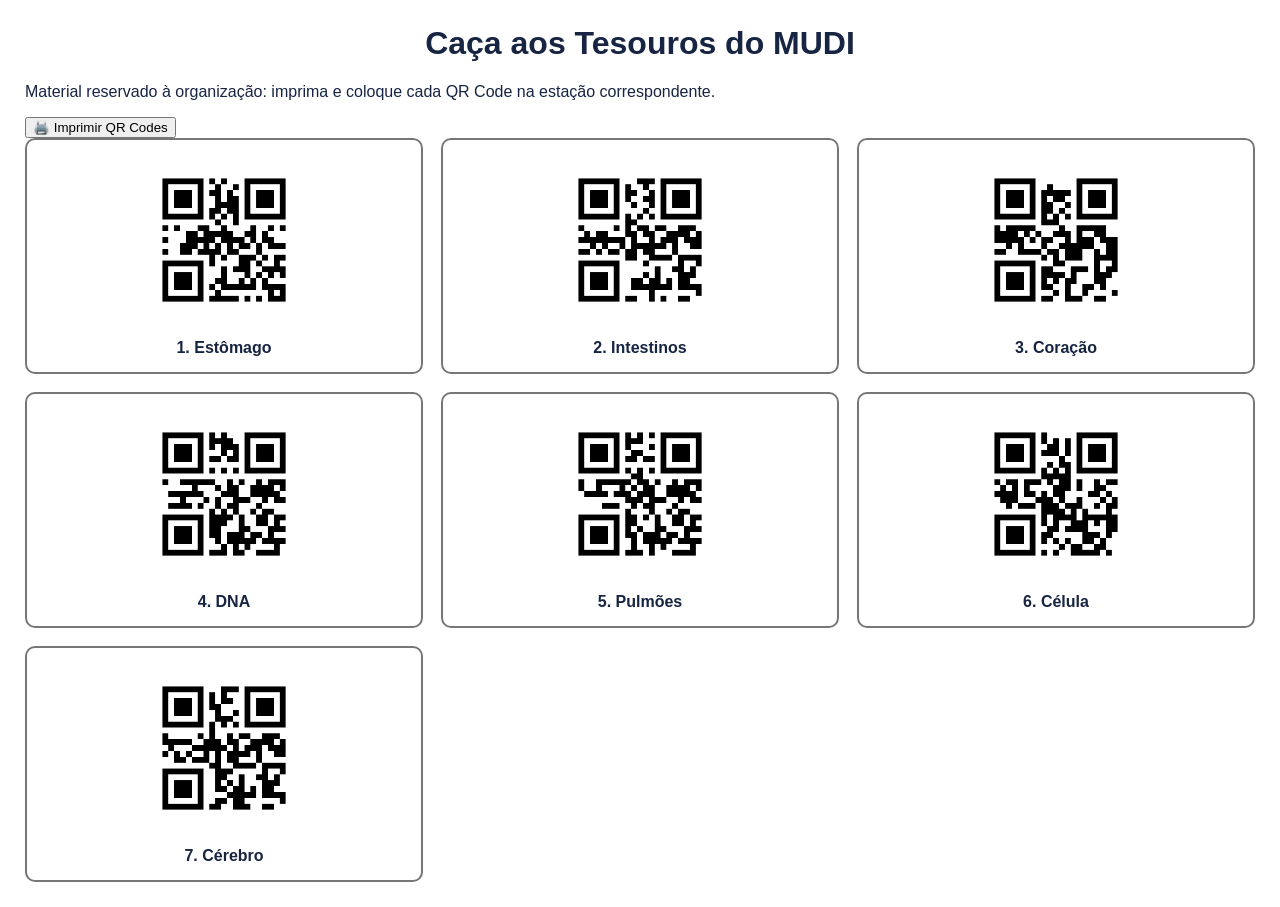
<file: QR_Codes_Impressao.html>
<!doctype html><html lang="pt-BR"><meta charset="utf-8"><meta name="viewport" content="width=device-width,initial-scale=1"><title>QR Codes — MUDI — impressão</title><style>body{font-family:Arial,sans-serif;margin:25px;color:#172442}h1{text-align:center}.grid{display:grid;grid-template-columns:repeat(3,1fr);gap:18px}.item{border:2px solid #777;border-radius:10px;padding:15px;text-align:center;break-inside:avoid}.item img{width:170px;max-width:100%}.item strong{display:block;margin-top:10px}@media print{button{display:none}.item{page-break-inside:avoid}}@media(max-width:650px){.grid{grid-template-columns:repeat(2,1fr)}}</style><h1>Caça aos Tesouros do MUDI</h1><p>Material reservado à organização: imprima e coloque cada QR Code na estação correspondente.</p><button onclick="print()">🖨️ Imprimir QR Codes</button><div class="grid"><div class="item"><img src="qr/QR_1_Estomago.png" alt="QR Estômago"><strong>1. Estômago</strong></div><div class="item"><img src="qr/QR_2_Intestino.png" alt="QR Intestinos"><strong>2. Intestinos</strong></div><div class="item"><img src="qr/QR_3_Coracao.png" alt="QR Coração"><strong>3. Coração</strong></div><div class="item"><img src="qr/QR_4_DNA.png" alt="QR DNA"><strong>4. DNA</strong></div><div class="item"><img src="qr/QR_5_Pulmões.png" alt="QR Pulmões"><strong>5. Pulmões</strong></div><div class="item"><img src="qr/QR_6_Celula.png" alt="QR Célula"><strong>6. Célula</strong></div><div class="item"><img src="qr/QR_7_Cerebro.png" alt="QR Cérebro"><strong>7. Cérebro</strong></div></div></html>
</file>
<file: theo.css>
/* Caça aos Tesouros do MUDI — complemento isolado do Theo */
.theo-choose{display:flex;align-items:center;flex-wrap:wrap;gap:12px;margin:14px 0;padding:12px;border:2px solid #f9d76a;border-radius:20px;background:linear-gradient(120deg,#153368,#0b5770);box-shadow:0 5px 18px #0004}
.theo-choose .theo-choose-title{font-weight:900;font-size:17px;flex:1 1 170px;color:#fff}
.theo-options{display:flex;gap:10px;flex:2 1 320px;justify-content:center}
.theo-option{flex:1 1 0;display:flex;align-items:center;gap:9px;border:3px solid #8cafdb;border-radius:15px;padding:7px 12px;background:#173d78;color:white;font-weight:900;min-width:0}
.theo-option img{height:65px;width:49px;object-fit:contain;flex:none}
.theo-option[aria-pressed="true"]{background:#ffda56;color:#102953;border-color:#fff;box-shadow:0 0 0 3px #ffda5670}
.theo-catalog{display:grid;grid-template-columns:repeat(auto-fit,minmax(124px,1fr));gap:12px}
.theo-catalog-item{display:flex;flex-direction:column;align-items:center;gap:5px;border:2px solid #b4c7eb;border-radius:16px;background:#16346a;color:#fff;padding:10px 7px;min-width:0;text-align:center;cursor:pointer}
.theo-catalog-item[aria-pressed="true"]{border-color:#fce05f;background:#2c4779}
.theo-catalog-item img{width:100%;height:170px;object-fit:contain;filter:drop-shadow(0 7px 5px #0006)}
.theo-catalog-item strong{font-size:13px;line-height:1.15}.theo-catalog-item small{font-size:12px;line-height:1.25}
.theo-card-collection{display:grid;grid-template-columns:repeat(auto-fit,minmax(125px,1fr));gap:12px}
.theo-card-cell{border:2px solid #d8b760;border-radius:15px;padding:8px;background:#fff;color:#15335a;text-align:center;cursor:pointer}
.theo-card-cell img{width:100%;height:180px;object-fit:contain}.theo-card-cell.locked img{filter:grayscale(1) brightness(.5);opacity:.65}
.theo-card-cell strong{display:block;font-size:12px}.theo-card-cell small{display:block;font-size:12px}
.theo-coins{display:inline-block;padding:8px 12px;border-radius:12px;background:#ffe08a;color:#192c54;font-weight:900;margin:6px 0 12px}
.theo-info{font-size:14px;line-height:1.45}
.theo-reward-img{display:block;height:235px;max-width:100%;object-fit:contain;margin:5px auto}
@media(max-width:520px){.theo-choose{padding:10px;gap:7px}.theo-option{padding:7px;gap:5px;font-size:14px}.theo-option img{height:57px;width:44px}.theo-choose .theo-choose-title{flex:1 1 100%;text-align:center}.theo-catalog{grid-template-columns:repeat(2,minmax(0,1fr))}}

/* Figurinhas provisórias exibem os próprios trajes aprovados */
.theo-card-cell img{height:140px;object-fit:contain}

.theo-card-cell img{height:200px;width:100%;object-fit:contain}.theo-card-cell.locked img{filter:grayscale(1) brightness(.5);opacity:.62}
</file>
